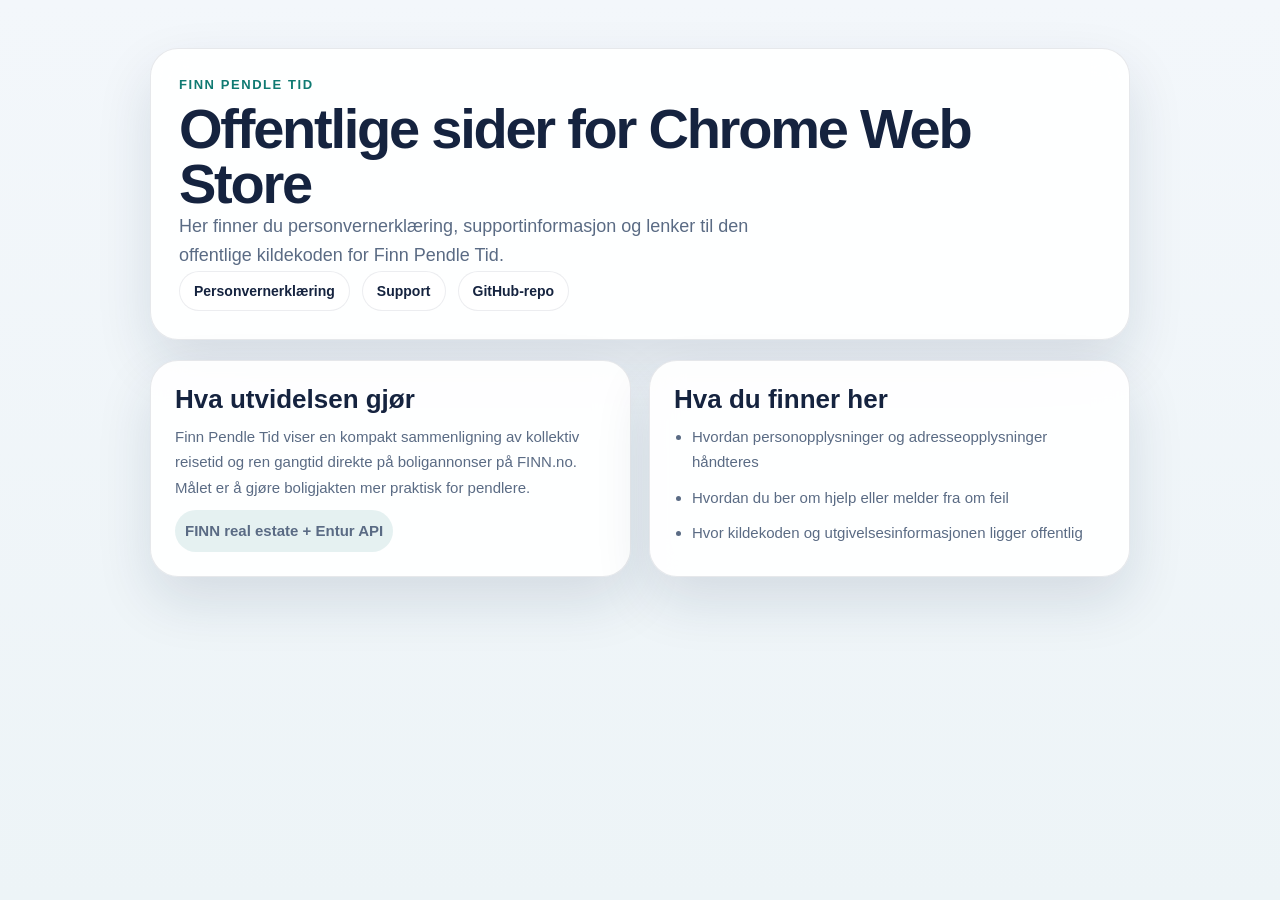
<file: docs/index.html>
<!doctype html>
<html lang="no">
  <head>
    <meta charset="utf-8">
    <meta name="viewport" content="width=device-width, initial-scale=1">
    <title>Finn Pendle Tid</title>
    <link rel="stylesheet" href="styles.css">
  </head>
  <body>
    <main class="page-shell">
      <section class="hero">
        <p class="kicker">Finn Pendle Tid</p>
        <h1>Offentlige sider for Chrome Web Store</h1>
        <p class="lead">
          Her finner du personvernerklæring, supportinformasjon og lenker til den offentlige kildekoden for Finn Pendle Tid.
        </p>
        <nav class="hero-nav" aria-label="Hurtiglenker">
          <a href="./privacy-policy/">Personvernerklæring</a>
          <a href="./support/">Support</a>
          <a href="https://github.com/oleremidahl/pendle-tid" target="_blank" rel="noreferrer">GitHub-repo</a>
        </nav>
      </section>

      <section class="grid">
        <article class="content-card">
          <h2>Hva utvidelsen gjør</h2>
          <p>
            Finn Pendle Tid viser en kompakt sammenligning av kollektiv reisetid og ren gangtid direkte på boligannonser
            på FINN.no. Målet er å gjøre boligjakten mer praktisk for pendlere.
          </p>
          <p class="meta">FINN real estate + Entur API</p>
        </article>

        <article class="content-card">
          <h2>Hva du finner her</h2>
          <ul>
            <li>Hvordan personopplysninger og adresseopplysninger håndteres</li>
            <li>Hvordan du ber om hjelp eller melder fra om feil</li>
            <li>Hvor kildekoden og utgivelsesinformasjonen ligger offentlig</li>
          </ul>
        </article>
      </section>
    </main>
  </body>
</html>
</file>
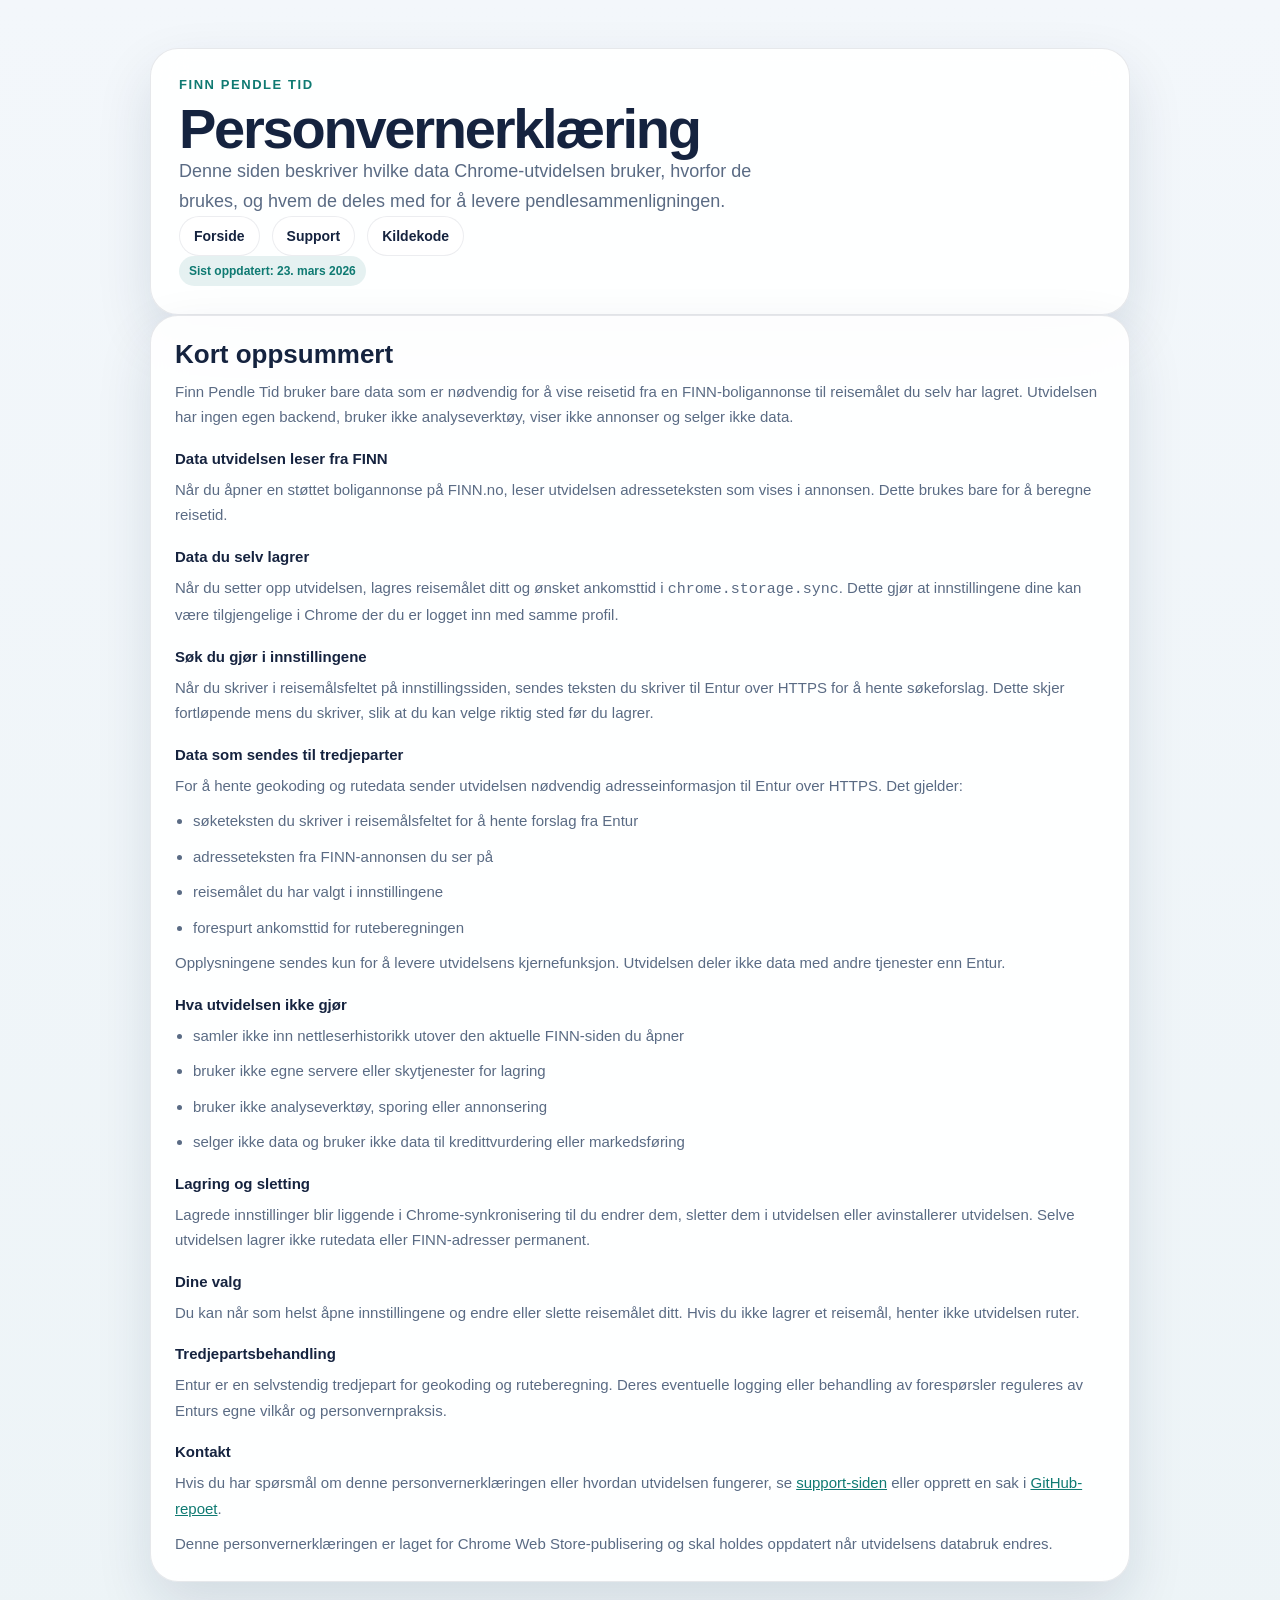
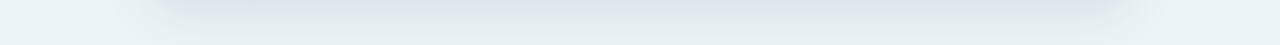
<file: docs/privacy-policy/index.html>
<!doctype html>
<html lang="no">
  <head>
    <meta charset="utf-8">
    <meta name="viewport" content="width=device-width, initial-scale=1">
    <title>Personvernerklæring | Finn Pendle Tid</title>
    <link rel="stylesheet" href="../styles.css">
  </head>
  <body>
    <main class="page-shell">
      <section class="hero">
        <p class="kicker">Finn Pendle Tid</p>
        <h1>Personvernerklæring</h1>
        <p class="lead">
          Denne siden beskriver hvilke data Chrome-utvidelsen bruker, hvorfor de brukes, og hvem de deles med for å levere pendlesammenligningen.
        </p>
        <nav class="hero-nav" aria-label="Hurtiglenker">
          <a href="../">Forside</a>
          <a href="../support/">Support</a>
          <a href="https://github.com/oleremidahl/pendle-tid" target="_blank" rel="noreferrer">Kildekode</a>
        </nav>
        <p class="meta">Sist oppdatert: 23. mars 2026</p>
      </section>

      <section class="content-card" aria-labelledby="privacy-summary">
        <h2 id="privacy-summary">Kort oppsummert</h2>
        <p>
          Finn Pendle Tid bruker bare data som er nødvendig for å vise reisetid fra en FINN-boligannonse til reisemålet du selv har lagret.
          Utvidelsen har ingen egen backend, bruker ikke analyseverktøy, viser ikke annonser og selger ikke data.
        </p>

        <h3>Data utvidelsen leser fra FINN</h3>
        <p>
          Når du åpner en støttet boligannonse på FINN.no, leser utvidelsen adresseteksten som vises i annonsen. Dette brukes bare for å beregne reisetid.
        </p>

        <h3>Data du selv lagrer</h3>
        <p>
          Når du setter opp utvidelsen, lagres reisemålet ditt og ønsket ankomsttid i <code>chrome.storage.sync</code>. Dette gjør at innstillingene dine kan være tilgjengelige i Chrome der du er logget inn med samme profil.
        </p>

        <h3>Søk du gjør i innstillingene</h3>
        <p>
          Når du skriver i reisemålsfeltet på innstillingssiden, sendes teksten du skriver til Entur over HTTPS for å hente søkeforslag. Dette skjer fortløpende mens du skriver, slik at du kan velge riktig sted før du lagrer.
        </p>

        <h3>Data som sendes til tredjeparter</h3>
        <p>
          For å hente geokoding og rutedata sender utvidelsen nødvendig adresseinformasjon til Entur over HTTPS. Det gjelder:
        </p>
        <ul>
          <li>søketeksten du skriver i reisemålsfeltet for å hente forslag fra Entur</li>
          <li>adresseteksten fra FINN-annonsen du ser på</li>
          <li>reisemålet du har valgt i innstillingene</li>
          <li>forespurt ankomsttid for ruteberegningen</li>
        </ul>
        <p>
          Opplysningene sendes kun for å levere utvidelsens kjernefunksjon. Utvidelsen deler ikke data med andre tjenester enn Entur.
        </p>

        <h3>Hva utvidelsen ikke gjør</h3>
        <ul>
          <li>samler ikke inn nettleserhistorikk utover den aktuelle FINN-siden du åpner</li>
          <li>bruker ikke egne servere eller skytjenester for lagring</li>
          <li>bruker ikke analyseverktøy, sporing eller annonsering</li>
          <li>selger ikke data og bruker ikke data til kredittvurdering eller markedsføring</li>
        </ul>

        <h3>Lagring og sletting</h3>
        <p>
          Lagrede innstillinger blir liggende i Chrome-synkronisering til du endrer dem, sletter dem i utvidelsen eller avinstallerer utvidelsen. Selve utvidelsen lagrer ikke rutedata eller FINN-adresser permanent.
        </p>

        <h3>Dine valg</h3>
        <p>
          Du kan når som helst åpne innstillingene og endre eller slette reisemålet ditt. Hvis du ikke lagrer et reisemål, henter ikke utvidelsen ruter.
        </p>

        <h3>Tredjepartsbehandling</h3>
        <p>
          Entur er en selvstendig tredjepart for geokoding og ruteberegning. Deres eventuelle logging eller behandling av forespørsler reguleres av Enturs egne vilkår og personvernpraksis.
        </p>

        <h3>Kontakt</h3>
        <p>
          Hvis du har spørsmål om denne personvernerklæringen eller hvordan utvidelsen fungerer, se
          <a href="../support/">support-siden</a> eller opprett en sak i
          <a href="https://github.com/oleremidahl/pendle-tid/issues" target="_blank" rel="noreferrer">GitHub-repoet</a>.
        </p>

        <p class="footer-note">
          Denne personvernerklæringen er laget for Chrome Web Store-publisering og skal holdes oppdatert når utvidelsens databruk endres.
        </p>
      </section>
    </main>
  </body>
</html>
</file>
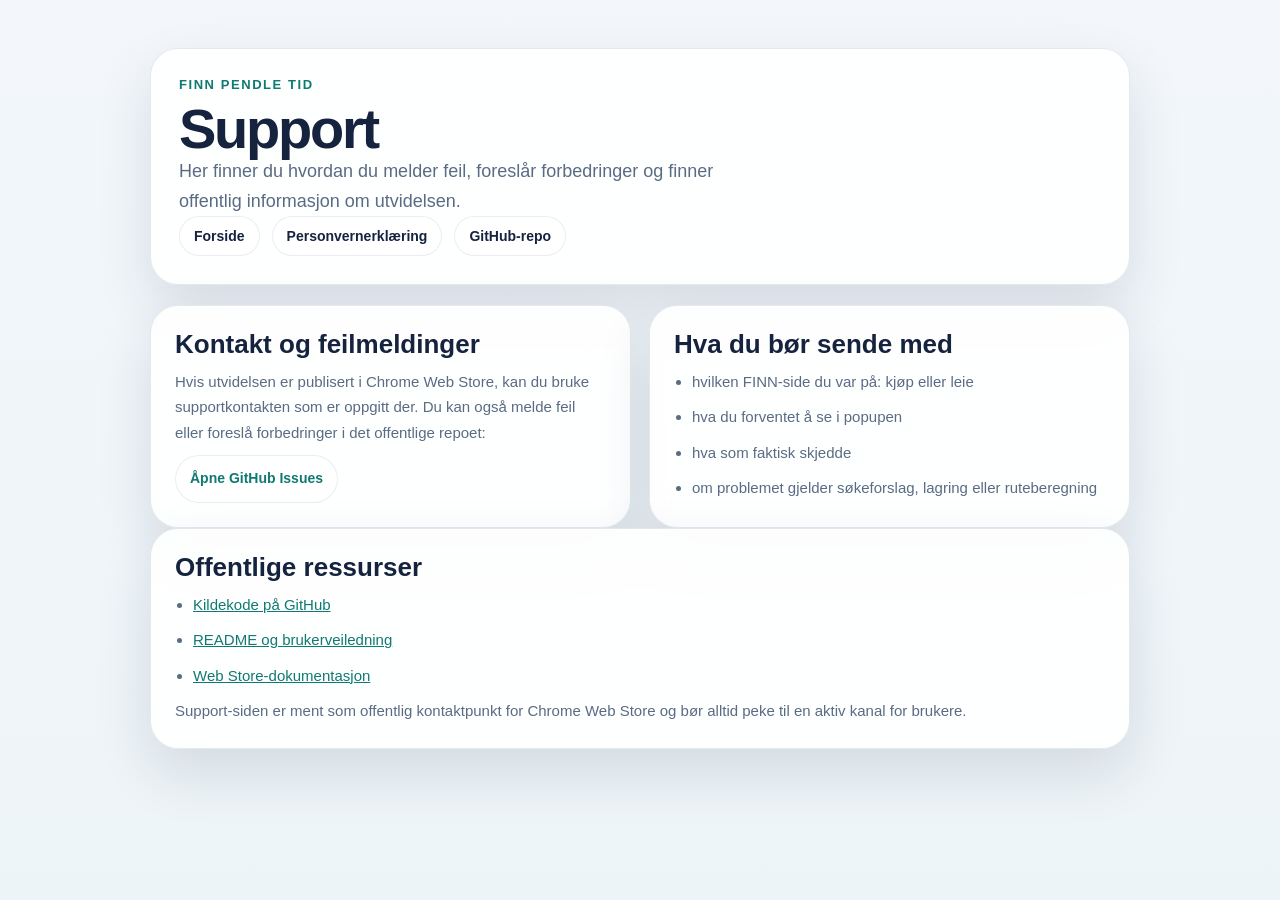
<file: docs/support/index.html>
<!doctype html>
<html lang="no">
  <head>
    <meta charset="utf-8">
    <meta name="viewport" content="width=device-width, initial-scale=1">
    <title>Support | Finn Pendle Tid</title>
    <link rel="stylesheet" href="../styles.css">
  </head>
  <body>
    <main class="page-shell">
      <section class="hero">
        <p class="kicker">Finn Pendle Tid</p>
        <h1>Support</h1>
        <p class="lead">
          Her finner du hvordan du melder feil, foreslår forbedringer og finner offentlig informasjon om utvidelsen.
        </p>
        <nav class="hero-nav" aria-label="Hurtiglenker">
          <a href="../">Forside</a>
          <a href="../privacy-policy/">Personvernerklæring</a>
          <a href="https://github.com/oleremidahl/pendle-tid" target="_blank" rel="noreferrer">GitHub-repo</a>
        </nav>
      </section>

      <section class="grid">
        <article class="content-card">
          <h2>Kontakt og feilmeldinger</h2>
          <p>
            Hvis utvidelsen er publisert i Chrome Web Store, kan du bruke supportkontakten som er oppgitt der. Du kan også melde feil eller foreslå forbedringer i det offentlige repoet:
          </p>
          <p>
            <a class="link-chip" href="https://github.com/oleremidahl/pendle-tid/issues" target="_blank" rel="noreferrer">Åpne GitHub Issues</a>
          </p>
        </article>

        <article class="content-card">
          <h2>Hva du bør sende med</h2>
          <ul>
            <li>hvilken FINN-side du var på: kjøp eller leie</li>
            <li>hva du forventet å se i popupen</li>
            <li>hva som faktisk skjedde</li>
            <li>om problemet gjelder søkeforslag, lagring eller ruteberegning</li>
          </ul>
        </article>
      </section>

      <section class="content-card">
        <h2>Offentlige ressurser</h2>
        <ul>
          <li><a href="https://github.com/oleremidahl/pendle-tid" target="_blank" rel="noreferrer">Kildekode på GitHub</a></li>
          <li><a href="https://github.com/oleremidahl/pendle-tid/blob/main/README.md" target="_blank" rel="noreferrer">README og brukerveiledning</a></li>
          <li><a href="https://github.com/oleremidahl/pendle-tid/blob/main/docs/web-store-submission.md" target="_blank" rel="noreferrer">Web Store-dokumentasjon</a></li>
        </ul>
        <p class="footer-note">
          Support-siden er ment som offentlig kontaktpunkt for Chrome Web Store og bør alltid peke til en aktiv kanal for brukere.
        </p>
      </section>
    </main>
  </body>
</html>
</file>
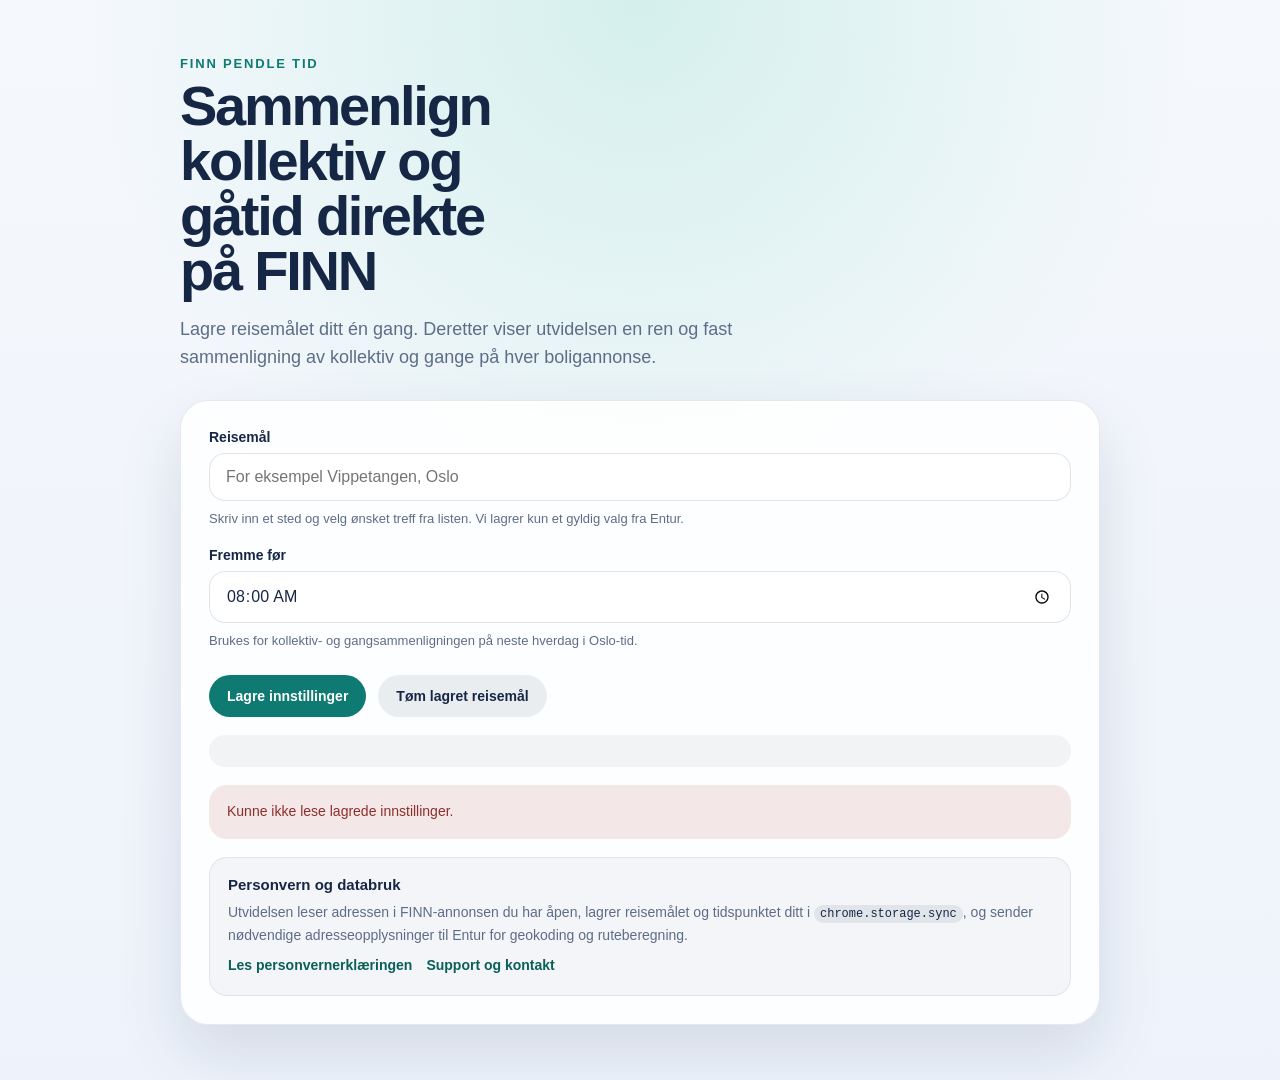
<file: options.html>
<!doctype html>
<html lang="no">
  <head>
    <meta charset="utf-8">
    <meta name="viewport" content="width=device-width, initial-scale=1">
    <title>Finn Pendle Tid</title>
    <link rel="stylesheet" href="options.css">
  </head>
  <body>
    <main class="options-shell">
      <section class="options-hero">
        <p class="options-kicker">Finn Pendle Tid</p>
        <h1>Sammenlign kollektiv og gåtid direkte på FINN</h1>
        <p class="options-lead">
          Lagre reisemålet ditt én gang. Deretter viser utvidelsen en ren og fast sammenligning av kollektiv og gange på hver boligannonse.
        </p>
      </section>

      <section class="options-card">
        <form id="settings-form" novalidate>
          <div class="field">
            <label for="destination-input">Reisemål</label>
            <div class="search-shell">
              <input
                id="destination-input"
                name="destination"
                type="text"
                placeholder="For eksempel Vippetangen, Oslo"
                autocomplete="off"
                spellcheck="false"
                role="combobox"
                aria-autocomplete="list"
                aria-expanded="false"
                aria-controls="destination-dropdown"
                aria-haspopup="listbox"
                aria-activedescendant=""
                required
              >
              <div id="destination-dropdown" class="search-dropdown" role="listbox"></div>
            </div>
            <p class="field-help">
              Skriv inn et sted og velg ønsket treff fra listen. Vi lagrer kun et gyldig valg fra Entur.
            </p>
          </div>

          <div class="field">
            <label for="arrival-time-input">Fremme før</label>
            <input
              id="arrival-time-input"
              name="arrivalTime"
              type="time"
              value="08:00"
              required
            >
            <p class="field-help">
              Brukes for kollektiv- og gangsammenligningen på neste hverdag i Oslo-tid.
            </p>
          </div>

          <div class="actions">
            <button id="save-button" type="submit">Lagre innstillinger</button>
            <button id="reset-button" type="button" class="secondary">Tøm lagret reisemål</button>
          </div>
        </form>

        <div id="saved-state" class="saved-state" aria-live="polite"></div>
        <div id="status-message" class="status-message" aria-live="polite"></div>

        <section class="disclosure-card" aria-labelledby="privacy-heading">
          <h2 id="privacy-heading">Personvern og databruk</h2>
          <p>
            Utvidelsen leser adressen i FINN-annonsen du har åpen, lagrer reisemålet og tidspunktet ditt i
            <code>chrome.storage.sync</code>, og sender nødvendige adresseopplysninger til Entur for geokoding og ruteberegning.
          </p>
          <p class="disclosure-links">
            <a href="https://oleremidahl.github.io/pendle-tid/privacy-policy/" target="_blank" rel="noreferrer">Les personvernerklæringen</a>
            <a href="https://oleremidahl.github.io/pendle-tid/support/" target="_blank" rel="noreferrer">Support og kontakt</a>
          </p>
        </section>
      </section>
    </main>

    <script src="options.js"></script>
  </body>
</html>
</file>
<file: docs/styles.css>
:root {
  color-scheme: light;
  --page-bg: linear-gradient(180deg, #f3f7fb 0%, #edf4f7 100%);
  --surface: rgba(255, 255, 255, 0.92);
  --surface-strong: #ffffff;
  --text: #15233f;
  --muted: #5a6b84;
  --border: rgba(21, 35, 63, 0.1);
  --accent: #0f7a72;
  --accent-soft: rgba(15, 122, 114, 0.1);
  --shadow: 0 24px 56px rgba(16, 39, 76, 0.12);
  font-family: "Avenir Next", "Segoe UI", sans-serif;
}

* {
  box-sizing: border-box;
}

body {
  margin: 0;
  min-height: 100vh;
  background: var(--page-bg);
  color: var(--text);
}

.page-shell {
  width: min(980px, calc(100vw - 32px));
  margin: 0 auto;
  padding: 48px 0 64px;
}

.hero,
.content-card {
  border: 1px solid var(--border);
  border-radius: 28px;
  background: var(--surface);
  box-shadow: var(--shadow);
  backdrop-filter: blur(16px);
}

.hero {
  padding: 28px;
}

.hero p,
.hero h1,
.hero nav {
  margin: 0;
}

.kicker {
  color: var(--accent);
  font-size: 13px;
  font-weight: 800;
  letter-spacing: 0.12em;
  text-transform: uppercase;
}

.hero h1 {
  margin-top: 10px;
  font-size: clamp(34px, 5vw, 56px);
  line-height: 0.98;
  letter-spacing: -0.04em;
}

.lead {
  max-width: 58ch;
  margin-top: 16px;
  color: var(--muted);
  font-size: 18px;
  line-height: 1.65;
}

.hero-nav {
  display: flex;
  flex-wrap: wrap;
  gap: 12px;
  margin-top: 24px;
}

.hero-nav a,
.link-chip {
  display: inline-flex;
  align-items: center;
  padding: 11px 14px;
  border-radius: 999px;
  background: var(--surface-strong);
  border: 1px solid rgba(21, 35, 63, 0.08);
  color: var(--text);
  font-size: 14px;
  font-weight: 700;
  text-decoration: none;
}

.hero-nav a:hover,
.link-chip:hover {
  border-color: rgba(15, 122, 114, 0.28);
  color: var(--accent);
}

.grid {
  display: grid;
  grid-template-columns: repeat(2, minmax(0, 1fr));
  gap: 18px;
  margin-top: 20px;
}

.content-card {
  padding: 24px;
}

.content-card h2,
.content-card h3,
.content-card p,
.content-card li {
  margin: 0;
}

.content-card h2 {
  font-size: 26px;
  line-height: 1.1;
}

.content-card h3 {
  margin-top: 20px;
  font-size: 15px;
  font-weight: 800;
}

.content-card p,
.content-card li {
  margin-top: 10px;
  color: var(--muted);
  font-size: 15px;
  line-height: 1.7;
}

.content-card ul {
  margin: 0;
  padding-left: 18px;
}

.content-card a {
  color: var(--accent);
}

.meta {
  display: inline-flex;
  align-items: center;
  margin-top: 16px;
  padding: 8px 10px;
  border-radius: 999px;
  background: var(--accent-soft);
  color: var(--accent);
  font-size: 12px;
  font-weight: 800;
}

.footer-note {
  margin-top: 18px;
  color: var(--muted);
  font-size: 13px;
  line-height: 1.6;
}

@media (max-width: 760px) {
  .page-shell {
    width: calc(100vw - 24px);
    padding: 28px 0 40px;
  }

  .hero,
  .content-card {
    border-radius: 22px;
    padding: 20px;
  }

  .grid {
    grid-template-columns: 1fr;
  }
}
</file>
<file: options.css>
:root {
  color-scheme: light;
  --page-bg: radial-gradient(circle at top, rgba(209, 239, 234, 0.9), transparent 44%), linear-gradient(180deg, #f5f8fc 0%, #eef3fb 100%);
  --card-bg: rgba(255, 255, 255, 0.86);
  --text: #162746;
  --muted: #5d6d87;
  --accent: #0f7a72;
  --accent-strong: #0a5f59;
  --border: rgba(22, 39, 70, 0.1);
  --shadow: 0 28px 64px rgba(17, 42, 84, 0.12);
  font-family: "Avenir Next", "Segoe UI", sans-serif;
}

* {
  box-sizing: border-box;
}

body {
  margin: 0;
  min-height: 100vh;
  background: var(--page-bg);
  color: var(--text);
}

.options-shell {
  width: min(920px, calc(100vw - 32px));
  margin: 0 auto;
  padding: 56px 0;
}

.options-hero h1,
.options-lead,
.options-kicker,
.field-help {
  margin: 0;
}

.options-kicker {
  color: var(--accent);
  font-size: 13px;
  font-weight: 800;
  letter-spacing: 0.14em;
  text-transform: uppercase;
}

.options-hero h1 {
  max-width: 12ch;
  margin-top: 8px;
  font-size: clamp(36px, 6vw, 56px);
  line-height: 0.98;
  letter-spacing: -0.04em;
}

.options-lead {
  max-width: 56ch;
  margin-top: 16px;
  color: var(--muted);
  font-size: 18px;
  line-height: 1.6;
}

.options-card {
  margin-top: 28px;
  padding: 28px;
  border: 1px solid var(--border);
  border-radius: 28px;
  background: var(--card-bg);
  box-shadow: var(--shadow);
  backdrop-filter: blur(18px);
}

.field + .field {
  margin-top: 18px;
}

.search-shell {
  position: relative;
}

label {
  display: block;
  margin-bottom: 8px;
  font-size: 14px;
  font-weight: 800;
}

input {
  width: 100%;
  padding: 14px 16px;
  border: 1px solid rgba(22, 39, 70, 0.12);
  border-radius: 16px;
  background: rgba(255, 255, 255, 0.95);
  color: var(--text);
  font: inherit;
  font-size: 16px;
}

input:focus {
  outline: 2px solid rgba(15, 122, 114, 0.22);
  border-color: rgba(15, 122, 114, 0.4);
}

.search-dropdown {
  position: absolute;
  top: calc(100% + 8px);
  left: 0;
  right: 0;
  z-index: 10;
  display: none;
  max-height: 260px;
  overflow: auto;
  padding: 8px;
  border: 1px solid rgba(22, 39, 70, 0.1);
  border-radius: 18px;
  background: rgba(255, 255, 255, 0.98);
  box-shadow: 0 18px 34px rgba(17, 42, 84, 0.14);
}

.search-dropdown.is-visible {
  display: block;
}

.search-item {
  display: block;
  width: 100%;
  padding: 12px 14px;
  border: 0;
  border-radius: 14px;
  background: transparent;
  color: var(--text);
  text-align: left;
  box-shadow: none;
}

.search-item:hover,
.search-item.is-active {
  background: rgba(15, 122, 114, 0.1);
  color: var(--accent-strong);
  transform: none;
}

.search-item-title,
.search-item-meta {
  display: block;
}

.search-item-title {
  font-size: 14px;
  font-weight: 700;
  line-height: 1.4;
}

.search-item-meta {
  margin-top: 4px;
  color: var(--muted);
  font-size: 12px;
  line-height: 1.4;
}

.search-empty {
  padding: 12px 14px;
  color: var(--muted);
  font-size: 13px;
  line-height: 1.5;
}

.field-help {
  margin-top: 8px;
  color: var(--muted);
  font-size: 13px;
  line-height: 1.5;
}

.actions {
  display: flex;
  flex-wrap: wrap;
  gap: 12px;
  margin-top: 24px;
}

button {
  padding: 13px 18px;
  border: 0;
  border-radius: 999px;
  background: var(--accent);
  color: white;
  font: inherit;
  font-size: 14px;
  font-weight: 800;
  cursor: pointer;
  transition: transform 160ms ease, box-shadow 160ms ease, background 160ms ease;
}

button:hover {
  transform: translateY(-1px);
  box-shadow: 0 14px 24px rgba(10, 95, 89, 0.18);
  background: var(--accent-strong);
}

button.secondary {
  background: rgba(22, 39, 70, 0.08);
  color: var(--text);
}

button:disabled {
  opacity: 0.6;
  cursor: wait;
  transform: none;
  box-shadow: none;
}

.saved-state,
.status-message {
  margin-top: 18px;
  padding: 16px 18px;
  border-radius: 18px;
  font-size: 14px;
  line-height: 1.55;
}

.saved-state {
  background: rgba(22, 39, 70, 0.05);
  color: var(--muted);
}

.status-message {
  display: none;
}

.status-message.is-visible {
  display: block;
}

.status-message.is-success {
  background: rgba(15, 122, 114, 0.12);
  color: var(--accent-strong);
}

.status-message.is-error {
  background: rgba(174, 65, 57, 0.12);
  color: #8d2f2a;
}

.disclosure-card {
  margin-top: 18px;
  padding: 18px;
  border: 1px solid rgba(22, 39, 70, 0.08);
  border-radius: 18px;
  background: rgba(22, 39, 70, 0.04);
}

.disclosure-card h2,
.disclosure-card p {
  margin: 0;
}

.disclosure-card h2 {
  font-size: 15px;
  font-weight: 800;
}

.disclosure-card p {
  margin-top: 8px;
  color: var(--muted);
  font-size: 14px;
  line-height: 1.6;
}

.disclosure-card code {
  padding: 2px 6px;
  border-radius: 999px;
  background: rgba(22, 39, 70, 0.08);
  color: var(--text);
  font-size: 12px;
}

.disclosure-links {
  display: flex;
  flex-wrap: wrap;
  gap: 14px;
}

.disclosure-links a {
  color: var(--accent-strong);
  font-weight: 700;
  text-decoration: none;
}

.disclosure-links a:hover {
  text-decoration: underline;
}

@media (max-width: 640px) {
  .options-shell {
    width: calc(100vw - 24px);
    padding: 32px 0;
  }

  .options-card {
    padding: 20px;
    border-radius: 22px;
  }

  .actions {
    flex-direction: column;
  }

  button {
    width: 100%;
  }
}
</file>
